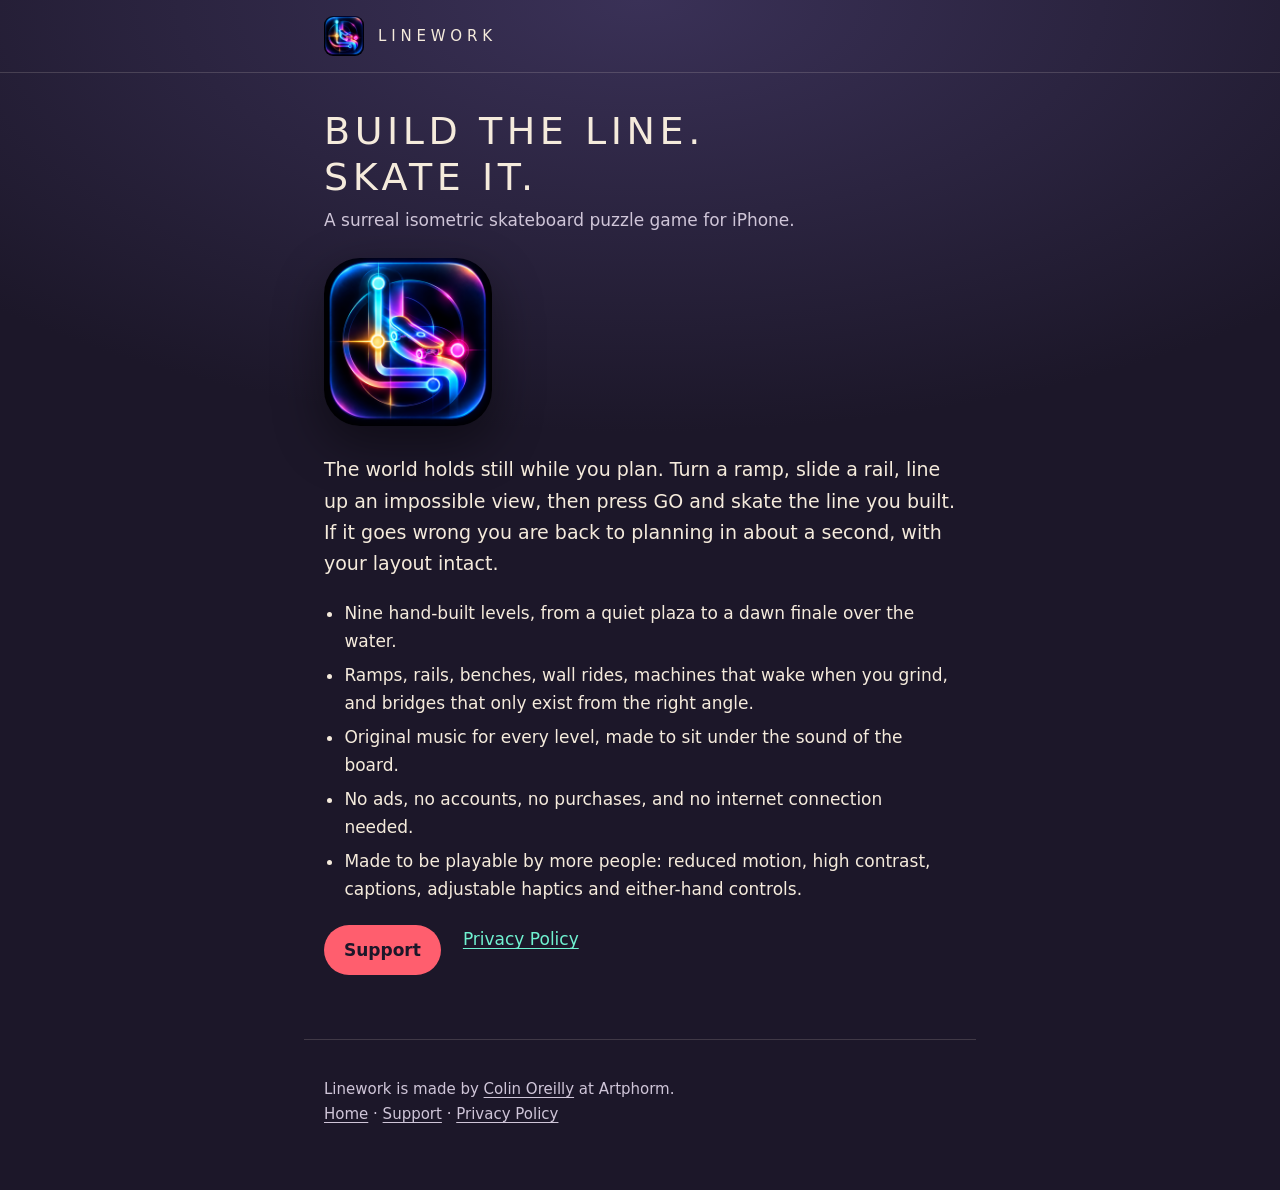
<file: index.html>
<!DOCTYPE html>
<html lang="en">
<head>
  <meta charset="utf-8">
  <meta name="viewport" content="width=device-width, initial-scale=1">
  <link rel="icon" href="icon.png">
  <link rel="stylesheet" href="style.css">
  <title>Linework</title>
  <meta name="description" content="Linework: a surreal isometric skateboard puzzle game for iPhone. Build the line, then skate it.">
</head>
<body>
  <header class="band">
    <a class="home" href="./"><img src="icon.png" alt=""><span class="logo">Linework</span></a>
  </header>
  <main>
    <h1>Build the line.<br>Skate it.</h1>
    <p class="sub">A surreal isometric skateboard puzzle game for iPhone.</p>
    <img class="hero" src="icon.png" alt="The Linework app icon">
    <p class="lede">The world holds still while you plan. Turn a ramp, slide a rail, line up an impossible view, then press GO and skate the line you built. If it goes wrong you are back to planning in about a second, with your layout intact.</p>
    <ul>
      <li>Nine hand-built levels, from a quiet plaza to a dawn finale over the water.</li>
      <li>Ramps, rails, benches, wall rides, machines that wake when you grind, and bridges that only exist from the right angle.</li>
      <li>Original music for every level, made to sit under the sound of the board.</li>
      <li>No ads, no accounts, no purchases, and no internet connection needed.</li>
      <li>Made to be playable by more people: reduced motion, high contrast, captions, adjustable haptics and either-hand controls.</li>
    </ul>
    <nav class="links">
      <a class="button" href="support.html">Support</a>
      <a href="privacy.html">Privacy Policy</a>
    </nav>
  </main>
  <footer>
    <p>Linework is made by <a href="mailto:colin@circa.ooo">Colin Oreilly</a> at Artphorm.
      <br><a href="./">Home</a> · <a href="support.html">Support</a> · <a href="privacy.html">Privacy Policy</a></p>
  </footer>
</body>
</html>
</file>
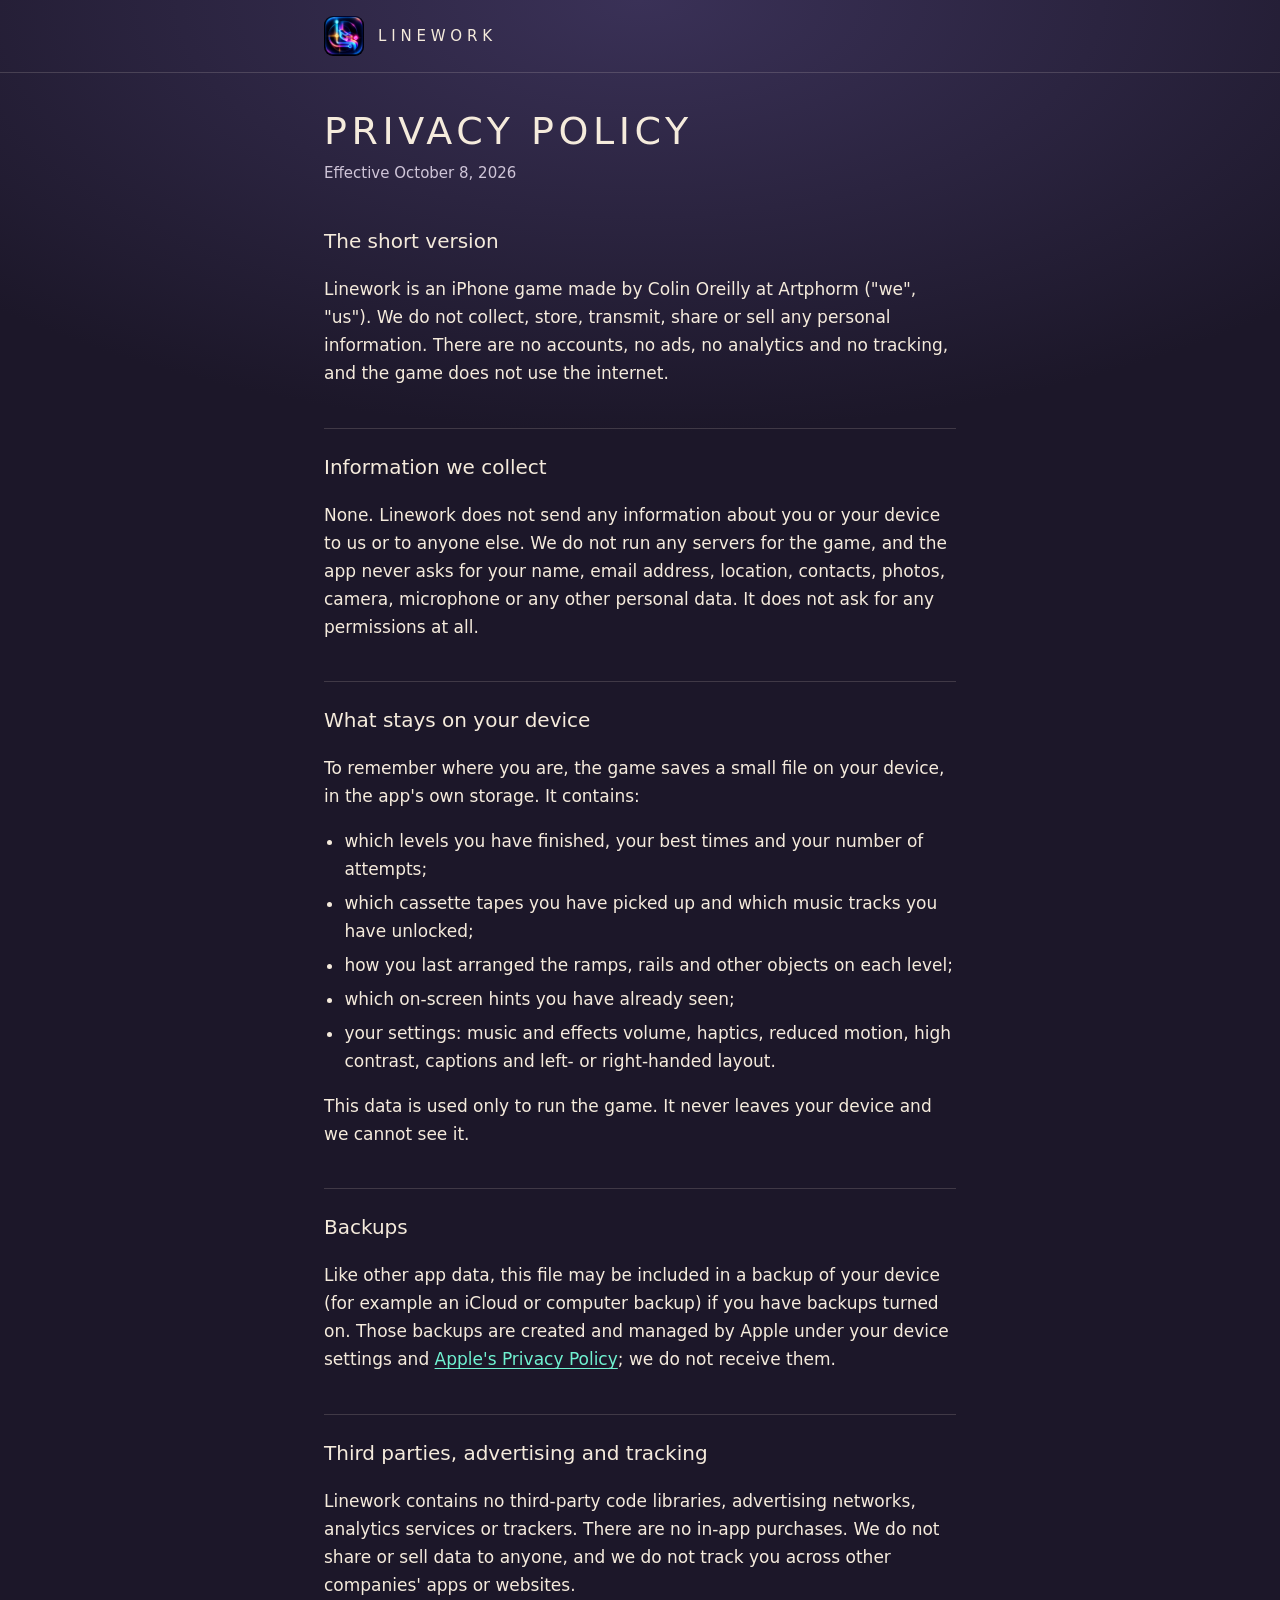
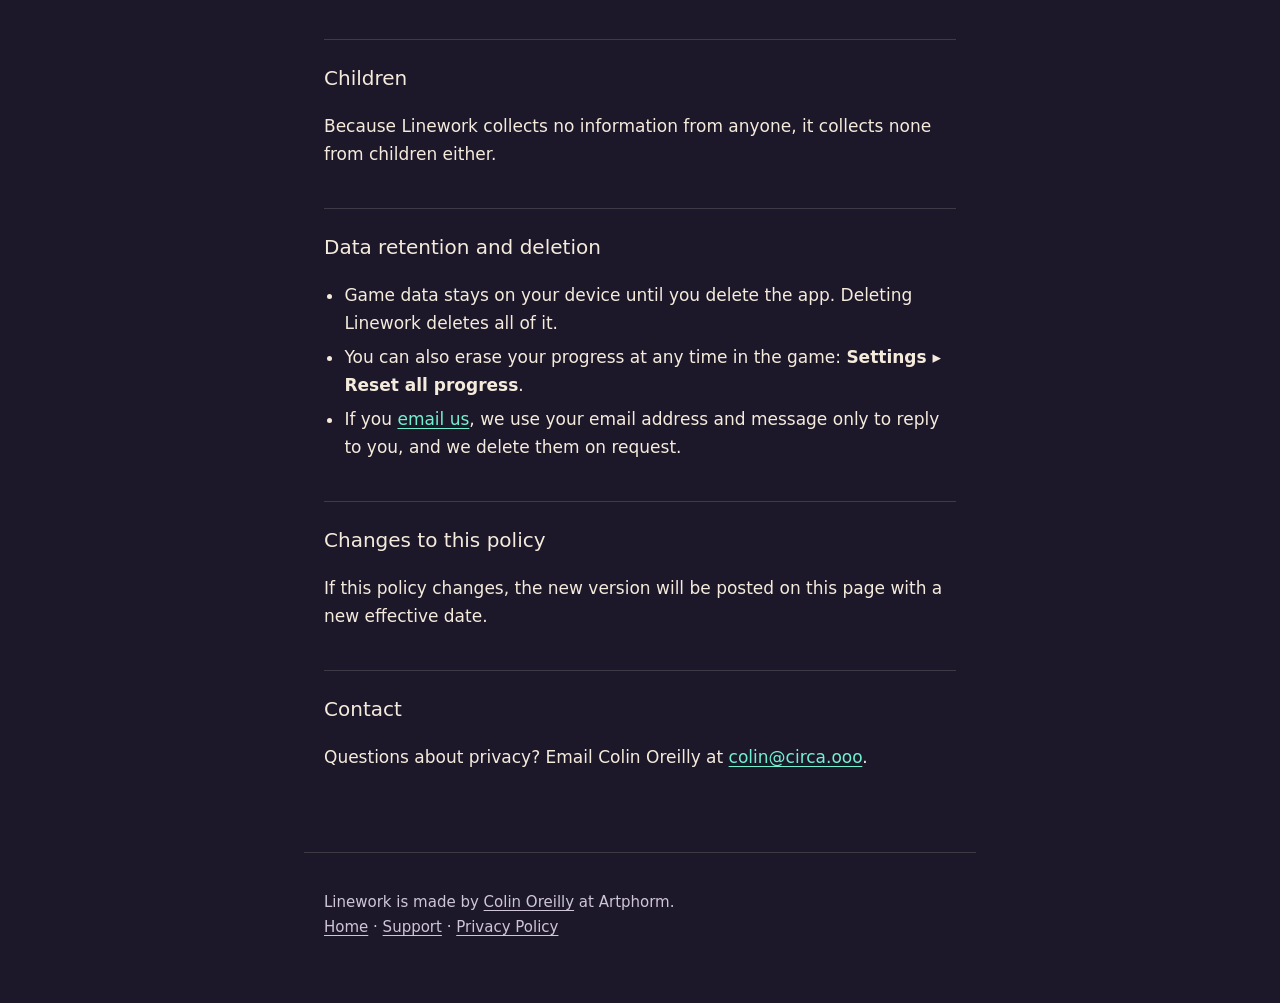
<file: privacy.html>
<!DOCTYPE html>
<html lang="en">
<head>
  <meta charset="utf-8">
  <meta name="viewport" content="width=device-width, initial-scale=1">
  <link rel="icon" href="icon.png">
  <link rel="stylesheet" href="style.css">
  <title>Privacy Policy · Linework</title>
  <meta name="description" content="Privacy policy for Linework, an iPhone game by Colin Oreilly (Artphorm). Linework collects no personal information.">
</head>
<body>
  <header class="band">
    <a class="home" href="./"><img src="icon.png" alt=""><span class="logo">Linework</span></a>
  </header>
  <main>
    <h1>Privacy Policy</h1>
    <p class="effective">Effective October 8, 2026</p>

    <h2>The short version</h2>
    <p>Linework is an iPhone game made by Colin Oreilly at Artphorm ("we", "us"). We do not collect, store, transmit, share or sell any personal information. There are no accounts, no ads, no analytics and no tracking, and the game does not use the internet.</p>

    <h2>Information we collect</h2>
    <p>None. Linework does not send any information about you or your device to us or to anyone else. We do not run any servers for the game, and the app never asks for your name, email address, location, contacts, photos, camera, microphone or any other personal data. It does not ask for any permissions at all.</p>

    <h2>What stays on your device</h2>
    <p>To remember where you are, the game saves a small file on your device, in the app's own storage. It contains:</p>
    <ul>
      <li>which levels you have finished, your best times and your number of attempts;</li>
      <li>which cassette tapes you have picked up and which music tracks you have unlocked;</li>
      <li>how you last arranged the ramps, rails and other objects on each level;</li>
      <li>which on-screen hints you have already seen;</li>
      <li>your settings: music and effects volume, haptics, reduced motion, high contrast, captions and left- or right-handed layout.</li>
    </ul>
    <p>This data is used only to run the game. It never leaves your device and we cannot see it.</p>

    <h2>Backups</h2>
    <p>Like other app data, this file may be included in a backup of your device (for example an iCloud or computer backup) if you have backups turned on. Those backups are created and managed by Apple under your device settings and <a href="https://www.apple.com/legal/privacy/">Apple's Privacy Policy</a>; we do not receive them.</p>

    <h2>Third parties, advertising and tracking</h2>
    <p>Linework contains no third-party code libraries, advertising networks, analytics services or trackers. There are no in-app purchases. We do not share or sell data to anyone, and we do not track you across other companies' apps or websites.</p>

    <h2>Children</h2>
    <p>Because Linework collects no information from anyone, it collects none from children either.</p>

    <h2>Data retention and deletion</h2>
    <ul>
      <li>Game data stays on your device until you delete the app. Deleting Linework deletes all of it.</li>
      <li>You can also erase your progress at any time in the game: <strong>Settings &#9656; Reset all progress</strong>.</li>
      <li>If you <a href="mailto:colin@circa.ooo">email us</a>, we use your email address and message only to reply to you, and we delete them on request.</li>
    </ul>

    <h2>Changes to this policy</h2>
    <p>If this policy changes, the new version will be posted on this page with a new effective date.</p>

    <h2>Contact</h2>
    <p>Questions about privacy? Email Colin Oreilly at <a href="mailto:colin@circa.ooo">colin@circa.ooo</a>.</p>
  </main>
  <footer>
    <p>Linework is made by <a href="mailto:colin@circa.ooo">Colin Oreilly</a> at Artphorm.
      <br><a href="./">Home</a> · <a href="support.html">Support</a> · <a href="privacy.html">Privacy Policy</a></p>
  </footer>
</body>
</html>
</file>
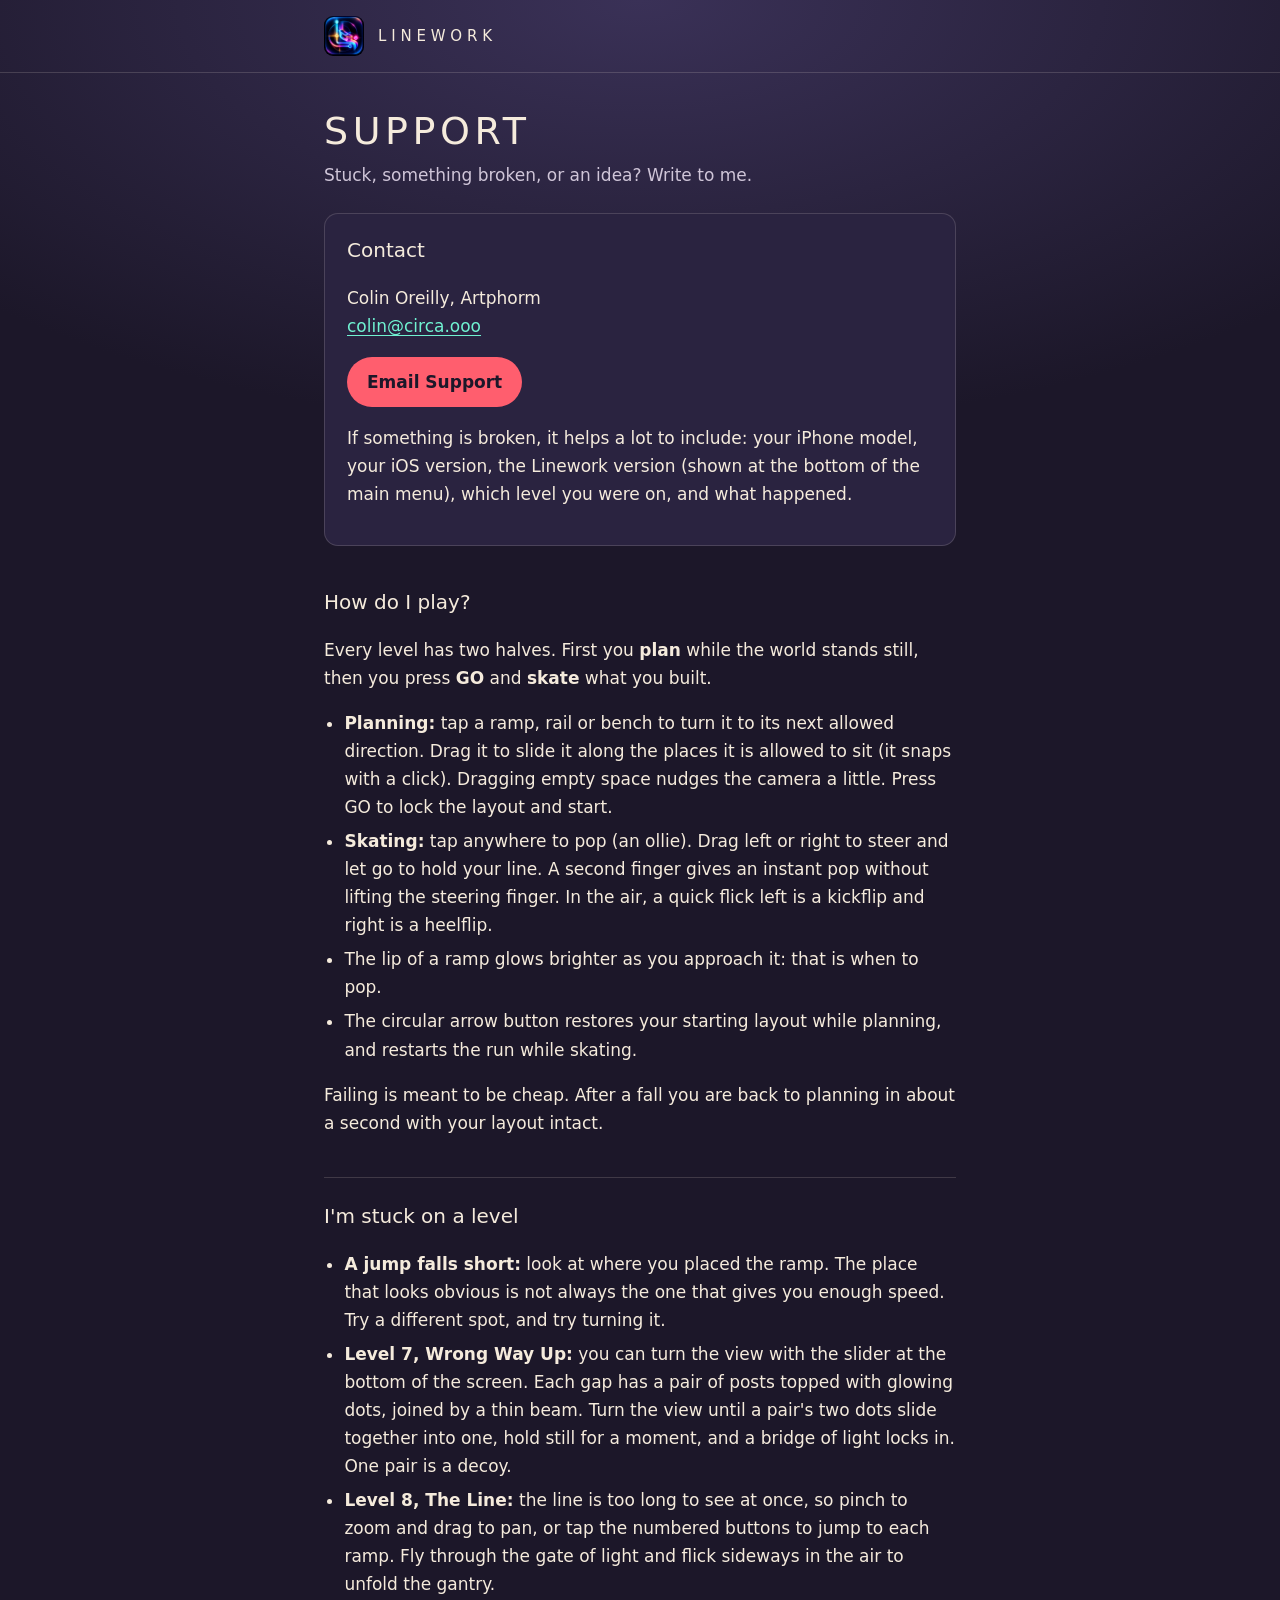
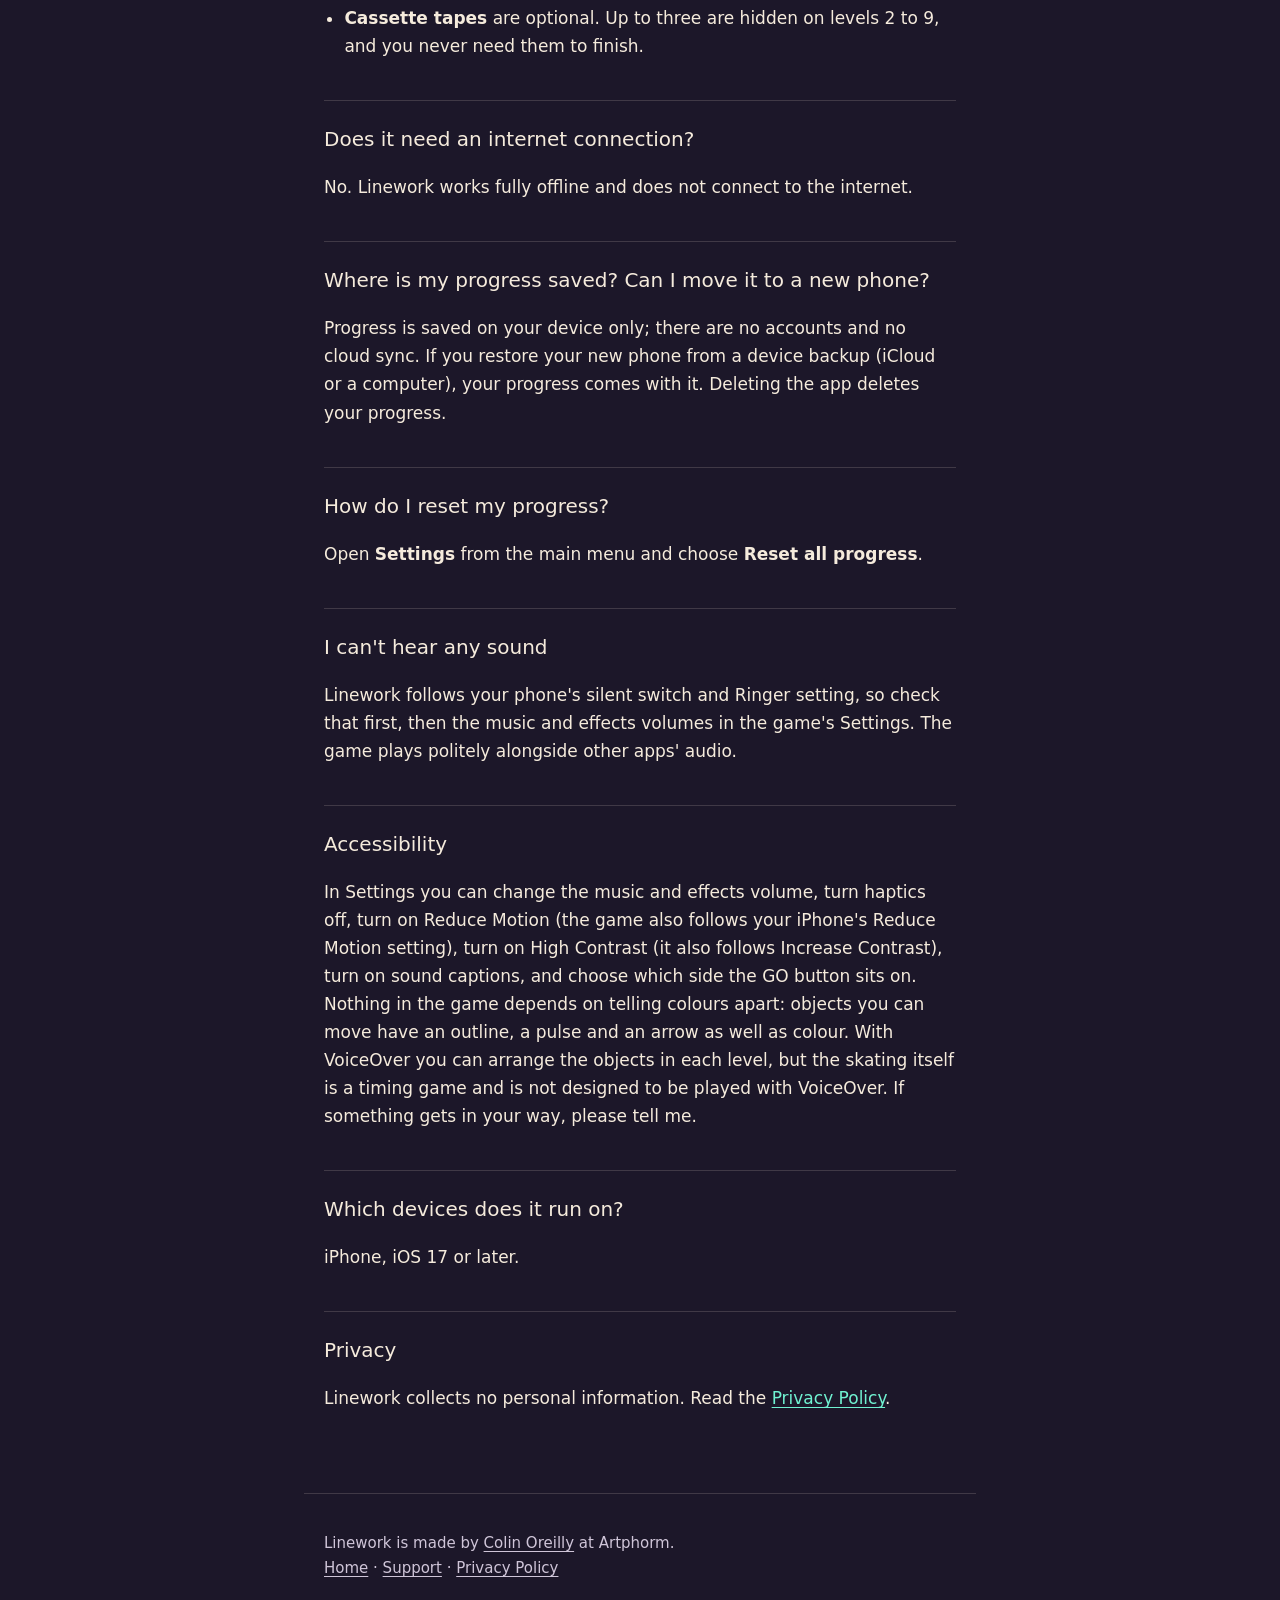
<file: support.html>
<!DOCTYPE html>
<html lang="en">
<head>
  <meta charset="utf-8">
  <meta name="viewport" content="width=device-width, initial-scale=1">
  <link rel="icon" href="icon.png">
  <link rel="stylesheet" href="style.css">
  <title>Support · Linework</title>
  <meta name="description" content="Support for Linework, an iPhone skateboard puzzle game by Colin Oreilly (Artphorm): contact, how to play, and answers to common questions.">
</head>
<body>
  <header class="band">
    <a class="home" href="./"><img src="icon.png" alt=""><span class="logo">Linework</span></a>
  </header>
  <main>
    <h1>Support</h1>
    <p class="sub">Stuck, something broken, or an idea? Write to me.</p>

    <div class="panel">
      <h2>Contact</h2>
      <p>Colin Oreilly, Artphorm<br><a href="mailto:colin@circa.ooo?subject=Linework%20support">colin@circa.ooo</a></p>
      <p><a class="button" href="mailto:colin@circa.ooo?subject=Linework%20support">Email Support</a></p>
      <p>If something is broken, it helps a lot to include: your iPhone model, your iOS version, the Linework version (shown at the bottom of the main menu), which level you were on, and what happened.</p>
    </div>

    <h2>How do I play?</h2>
    <p>Every level has two halves. First you <strong>plan</strong> while the world stands still, then you press <strong>GO</strong> and <strong>skate</strong> what you built.</p>
    <ul>
      <li><strong>Planning:</strong> tap a ramp, rail or bench to turn it to its next allowed direction. Drag it to slide it along the places it is allowed to sit (it snaps with a click). Dragging empty space nudges the camera a little. Press GO to lock the layout and start.</li>
      <li><strong>Skating:</strong> tap anywhere to pop (an ollie). Drag left or right to steer and let go to hold your line. A second finger gives an instant pop without lifting the steering finger. In the air, a quick flick left is a kickflip and right is a heelflip.</li>
      <li>The lip of a ramp glows brighter as you approach it: that is when to pop.</li>
      <li>The circular arrow button restores your starting layout while planning, and restarts the run while skating.</li>
    </ul>
    <p>Failing is meant to be cheap. After a fall you are back to planning in about a second with your layout intact.</p>

    <h2>I'm stuck on a level</h2>
    <ul>
      <li><strong>A jump falls short:</strong> look at where you placed the ramp. The place that looks obvious is not always the one that gives you enough speed. Try a different spot, and try turning it.</li>
      <li><strong>Level 7, Wrong Way Up:</strong> you can turn the view with the slider at the bottom of the screen. Each gap has a pair of posts topped with glowing dots, joined by a thin beam. Turn the view until a pair's two dots slide together into one, hold still for a moment, and a bridge of light locks in. One pair is a decoy.</li>
      <li><strong>Level 8, The Line:</strong> the line is too long to see at once, so pinch to zoom and drag to pan, or tap the numbered buttons to jump to each ramp. Fly through the gate of light and flick sideways in the air to unfold the gantry.</li>
      <li><strong>Cassette tapes</strong> are optional. Up to three are hidden on levels 2 to 9, and you never need them to finish.</li>
    </ul>

    <h2>Does it need an internet connection?</h2>
    <p>No. Linework works fully offline and does not connect to the internet.</p>

    <h2>Where is my progress saved? Can I move it to a new phone?</h2>
    <p>Progress is saved on your device only; there are no accounts and no cloud sync. If you restore your new phone from a device backup (iCloud or a computer), your progress comes with it. Deleting the app deletes your progress.</p>

    <h2>How do I reset my progress?</h2>
    <p>Open <strong>Settings</strong> from the main menu and choose <strong>Reset all progress</strong>.</p>

    <h2>I can't hear any sound</h2>
    <p>Linework follows your phone's silent switch and Ringer setting, so check that first, then the music and effects volumes in the game's Settings. The game plays politely alongside other apps' audio.</p>

    <h2>Accessibility</h2>
    <p>In Settings you can change the music and effects volume, turn haptics off, turn on Reduce Motion (the game also follows your iPhone's Reduce Motion setting), turn on High Contrast (it also follows Increase Contrast), turn on sound captions, and choose which side the GO button sits on. Nothing in the game depends on telling colours apart: objects you can move have an outline, a pulse and an arrow as well as colour. With VoiceOver you can arrange the objects in each level, but the skating itself is a timing game and is not designed to be played with VoiceOver. If something gets in your way, please tell me.</p>

    <h2>Which devices does it run on?</h2>
    <p>iPhone, iOS 17 or later.</p>

    <h2>Privacy</h2>
    <p>Linework collects no personal information. Read the <a href="privacy.html">Privacy Policy</a>.</p>
  </main>
  <footer>
    <p>Linework is made by <a href="mailto:colin@circa.ooo">Colin Oreilly</a> at Artphorm.
      <br><a href="./">Home</a> · <a href="support.html">Support</a> · <a href="privacy.html">Privacy Policy</a></p>
  </footer>
</body>
</html>
</file>
<file: style.css>
/* Linework support pages: the game's own palette (ink ground, cream type, mint line, coral accent). No scripts, no external requests. */
:root {
  --ink: #1c1729;
  --ink-2: #2a2340;
  --cream: #f5ebdc;
  --cream-dim: #cfc5d8;
  --mint: #70f2d1;
  --coral: #ff5e6e;
  --rule: rgba(245, 235, 220, 0.16);
}
* { box-sizing: border-box; }
html { -webkit-text-size-adjust: 100%; }
body {
  margin: 0;
  background: radial-gradient(120% 80% at 50% 0%, #3a3157 0%, var(--ink) 60%) fixed, var(--ink);
  color: var(--cream);
  font: 17px/1.65 ui-sans-serif, system-ui, -apple-system, "Segoe UI", Roboto, sans-serif;
}
a { color: var(--mint); text-underline-offset: 3px; }
a:hover { color: #fff; }
a:focus-visible, .button:focus-visible { outline: 3px solid var(--coral); outline-offset: 3px; border-radius: 4px; }
header.band { border-bottom: 1px solid var(--rule); }
.home { display: flex; align-items: center; gap: 14px; max-width: 42rem; margin: 0 auto; padding: 16px 20px; text-decoration: none; color: var(--cream); }
.home img { width: 40px; height: 40px; border-radius: 9px; }
.logo { font-weight: 300; letter-spacing: 0.32em; text-transform: uppercase; font-size: 15px; }
main { max-width: 42rem; margin: 0 auto; padding: 36px 20px 64px; }
h1 { font-weight: 300; letter-spacing: 0.12em; text-transform: uppercase; font-size: clamp(26px, 6vw, 38px); line-height: 1.2; margin: 0 0 6px; }
h2 { font-weight: 500; font-size: 20px; margin: 40px 0 8px; padding-top: 22px; border-top: 1px solid var(--rule); }
h2:first-of-type { border-top: 0; padding-top: 0; }
.sub { color: var(--cream-dim); margin: 0 0 24px; }
.effective { color: var(--cream-dim); font-size: 15px; margin: 0 0 28px; }
.hero { display: block; width: 168px; height: 168px; border-radius: 36px; margin: 8px 0 28px; box-shadow: 0 18px 50px rgba(0, 0, 0, 0.45); }
.lede { font-size: 19px; }
.panel { background: var(--ink-2); border: 1px solid var(--rule); border-radius: 14px; padding: 20px 22px; margin: 18px 0; }
.panel h2 { margin-top: 0; border: 0; padding-top: 0; }
.button { display: inline-block; background: var(--coral); color: #1c1729; font-weight: 600; padding: 11px 20px; border-radius: 999px; text-decoration: none; }
.button:hover { background: #ff8591; color: #1c1729; }
ul, ol { padding-left: 1.2em; }
li { margin: 6px 0; }
code, kbd { font: 0.92em ui-monospace, SFMono-Regular, Menlo, monospace; background: rgba(245, 235, 220, 0.1); padding: 1px 6px; border-radius: 5px; }
nav.links { display: flex; flex-wrap: wrap; gap: 10px 22px; margin: 22px 0 0; }
footer { max-width: 42rem; margin: 0 auto; padding: 22px 20px 48px; border-top: 1px solid var(--rule); color: var(--cream-dim); font-size: 15px; }
footer a { color: var(--cream-dim); }
@media (max-width: 480px) { body { font-size: 16px; } main { padding-top: 26px; } }
</file>
